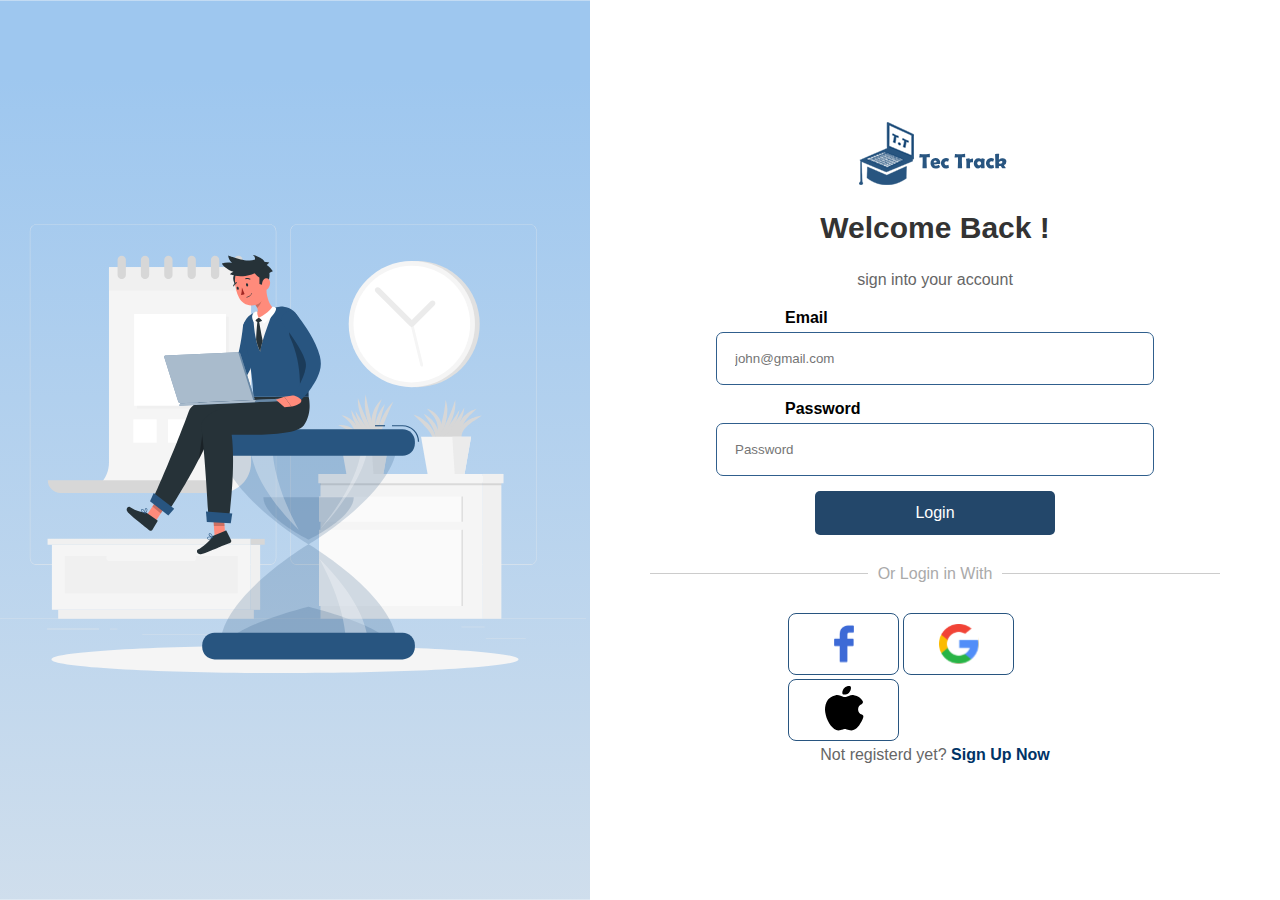
<file: login.html>
<!DOCTYPE html>
<html lang="en">
<head>
    <meta charset="UTF-8">
    <meta name="viewport" content="width=device-width, initial-scale=1.0">
    <title>Sign-Up Page</title>
    <link rel="stylesheet" href="signup.css">
    <link rel="shortcut icon" href="images/logo3.png">
</head>
<body>
    <div class="container">
        <div class="left-section">  
        </div>
        <div class="right-section">
            <div class="logo">
                <img src="images/T.Tlogo.svg" alt="Logo">
            </div>
            <h2>Welcome Back !</h2>
            <p>sign into your account</p>
            <form>
                <label for="email">Email</label>
                <input type="email" id="email" placeholder="john@gmail.com">
            
                <label for="password">Password</label>
                <input type="password" id="password" placeholder="Password">
            
                <button type="submit">Login</button>
            </form>
            <div class="separator">
                <hr>
                <span>Or Login in With</span>
                <hr>
            </div>
            <div class="social-login">
                <a href="#"><img src="icons/facesignin.svg"></a>
               <a href="#"> <img src="icons/googlesignin.svg"></a>
               <a href="#"><img src="icons/applesignin.svg"></a>
            </div>
            <p>Not registerd yet? <a href="signup.html">Sign Up Now</a></p>
        </div>
    </div>
</body>
</html>
</file>
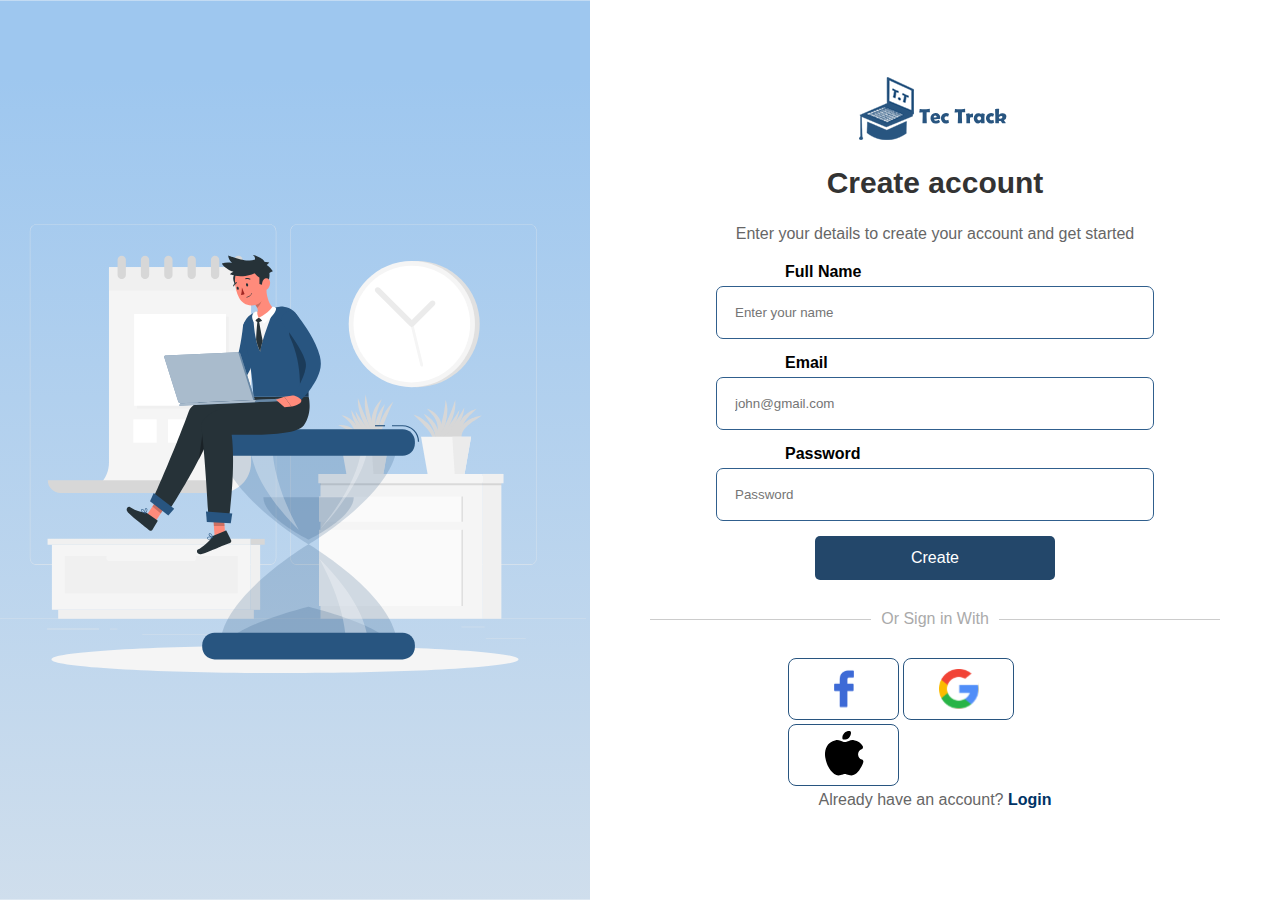
<file: signup.html>
<!DOCTYPE html>
<html lang="en">
<head>
    <meta charset="UTF-8">
    <meta name="viewport" content="width=device-width, initial-scale=1.0">
    <title>Sign-Up Page</title>
    <link rel="stylesheet" href="signup.css">
    <link rel="shortcut icon" href="images/logo3.png">
</head>
<body>
    <div class="container">
        <div class="left-section">  
        </div>
        <div class="right-section">
            <div class="logo">
                <img src="images/T.Tlogo.svg" alt="Logo">
            </div>
            <h2>Create account</h2>
            <p>Enter your details to create your account and get started</p>
            <form>
                <label for="name">Full Name</label>
                <input type="text" id="name" placeholder="Enter your name">

                <label for="email">Email</label>
                <input type="email" id="email" placeholder="john@gmail.com">

                <label for="password">Password</label>
                <input type="password" id="password" placeholder="Password">

                <button type="submit">Create</button>
            </form>
            <div class="separator">
                <hr>
                <span>Or Sign in With</span>
                <hr>
            </div>
            <div class="social-login">
                <a href="#"><img src="icons/facesignin.svg"></a>
               <a href="#"> <img src="icons/googlesignin.svg"></a>
               <a href="#"><img src="icons/applesignin.svg"></a>
            </div>
            <p>Already have an account? <a href="login.html">Login</a></p>
        </div>
    </div>
</body>
</html>
</file>
<file: signup.css>
/* Base Styles */
body {
    font-family: 'Segoe UI', Tahoma, Geneva, Verdana, sans-serif;
    margin: 0;
    padding: 0;
    background-color: #f0f4f8;
}

.container {
    display: flex;
    height: 100vh;
}

.left-section {
    flex: 1;
    background-image: url(images/signupimage.svg);
    background-repeat: no-repeat;
    background-size: cover;
    background-position: center;
    display: flex;
}

.right-section {
    flex: 1;
    background-color: #fff;
    display: flex;
    flex-direction: column;
    justify-content: center;
    padding: 50px;

}

.logo {
    text-align: center;
}

h2 {
    font-size: 30px;
    color: #333;
    margin-top: 10px;
    text-align: center;
}

p {
    color: #666;
    margin-top: 1px;
    margin-bottom: 20px;
    text-align: center;
}

form {
    display: flex;
    flex-direction: column;
    text-align: left;
}

form label {
    font-size: 16px;
    margin-bottom: 5px;
    margin-left: 145px;
    margin-right: 0;
    font-weight: bold;
    text-align: left;
}

form input {
    padding: 18px;
    width: 80%;
    max-width: 400px;
    margin-bottom: 15px;
    border: 1px solid #305f8d;
    border-radius: 7px;
    margin-left: auto;
    margin-right: auto;
}

button {
    padding: 13px;
    width: 240px;
    background-color: #23476a;
    color: white;
    border: none;
    border-radius: 5px;
    cursor: pointer;
    font-size: 16px;
    margin-left: auto;
    margin-right: auto;
    margin-bottom: 20px;
}

button:hover {
    background-color: transparent;
    color: #23476a;
    border: 2px solid #23476a;
}

.separator {
    display: flex;
    align-items: center;
    text-align: center;
    color: #aaa;
    margin: 10px 0;
}

.separator hr {
    flex: 1;
    border: none;
    border-top: 1px solid #ccc;
    margin: 0 10px;
}

.separator span {
    white-space: nowrap;
}

.social-login {
    width: 50%;
    margin-left: auto;
    margin-right: auto;
    margin-top: 20px;
}

a {
    color: #003366;
    text-decoration: none;
    font-weight: bold;
}

a:hover {
    text-decoration: underline;
}

/* Responsive Styles */
@media (max-width: 768px) {
    .container {
        flex-direction: column;
    }


    form label {
        text-align: left;
       
      
    }

    .social-login {
        width: 50%;
       

    }

    .left-section {
        background-image: none
    }

    ;
}

@media (max-width: 480px) {
    .container {

        flex-direction: column;

    }



    button {
        padding: 10px;
        font-size: 14px;
    }

    .social-login {
        width: 100%;
    }

    .left-section {
        background-image: none
    }

    ;

}
</file>
